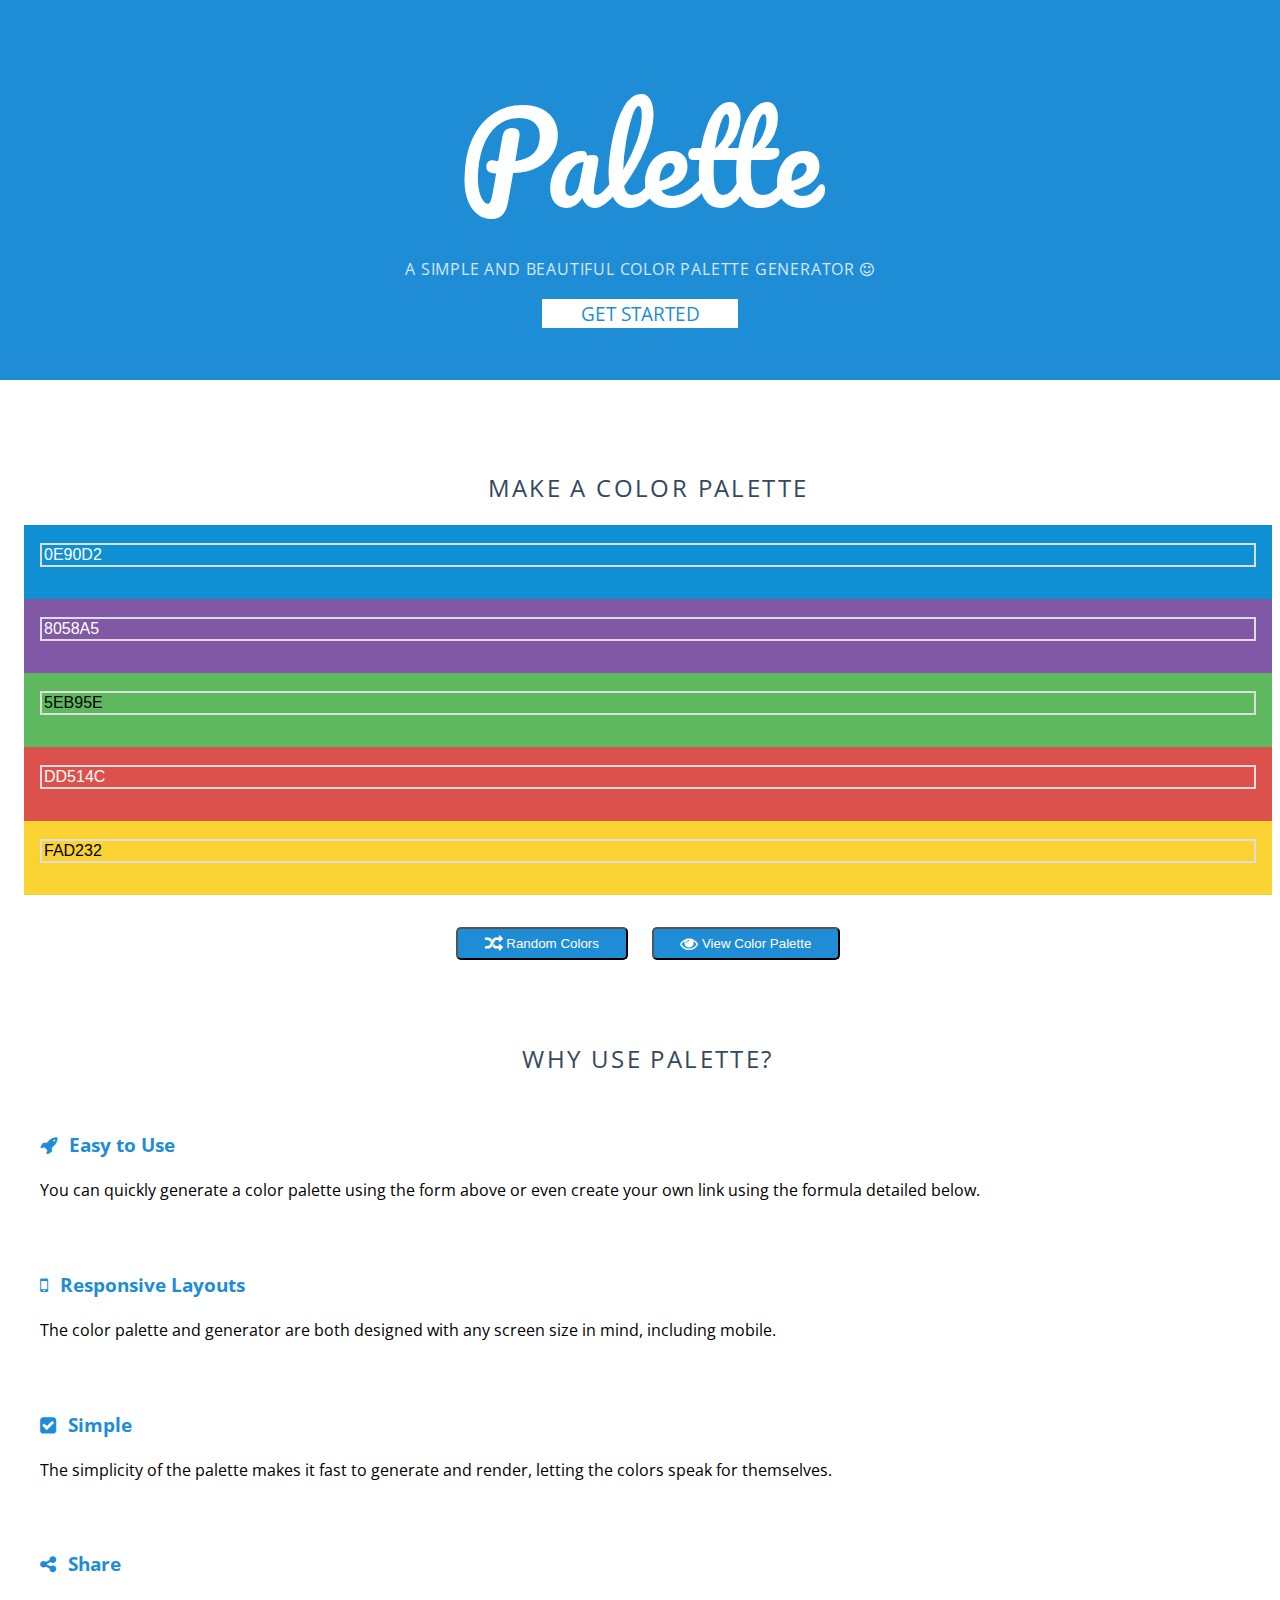
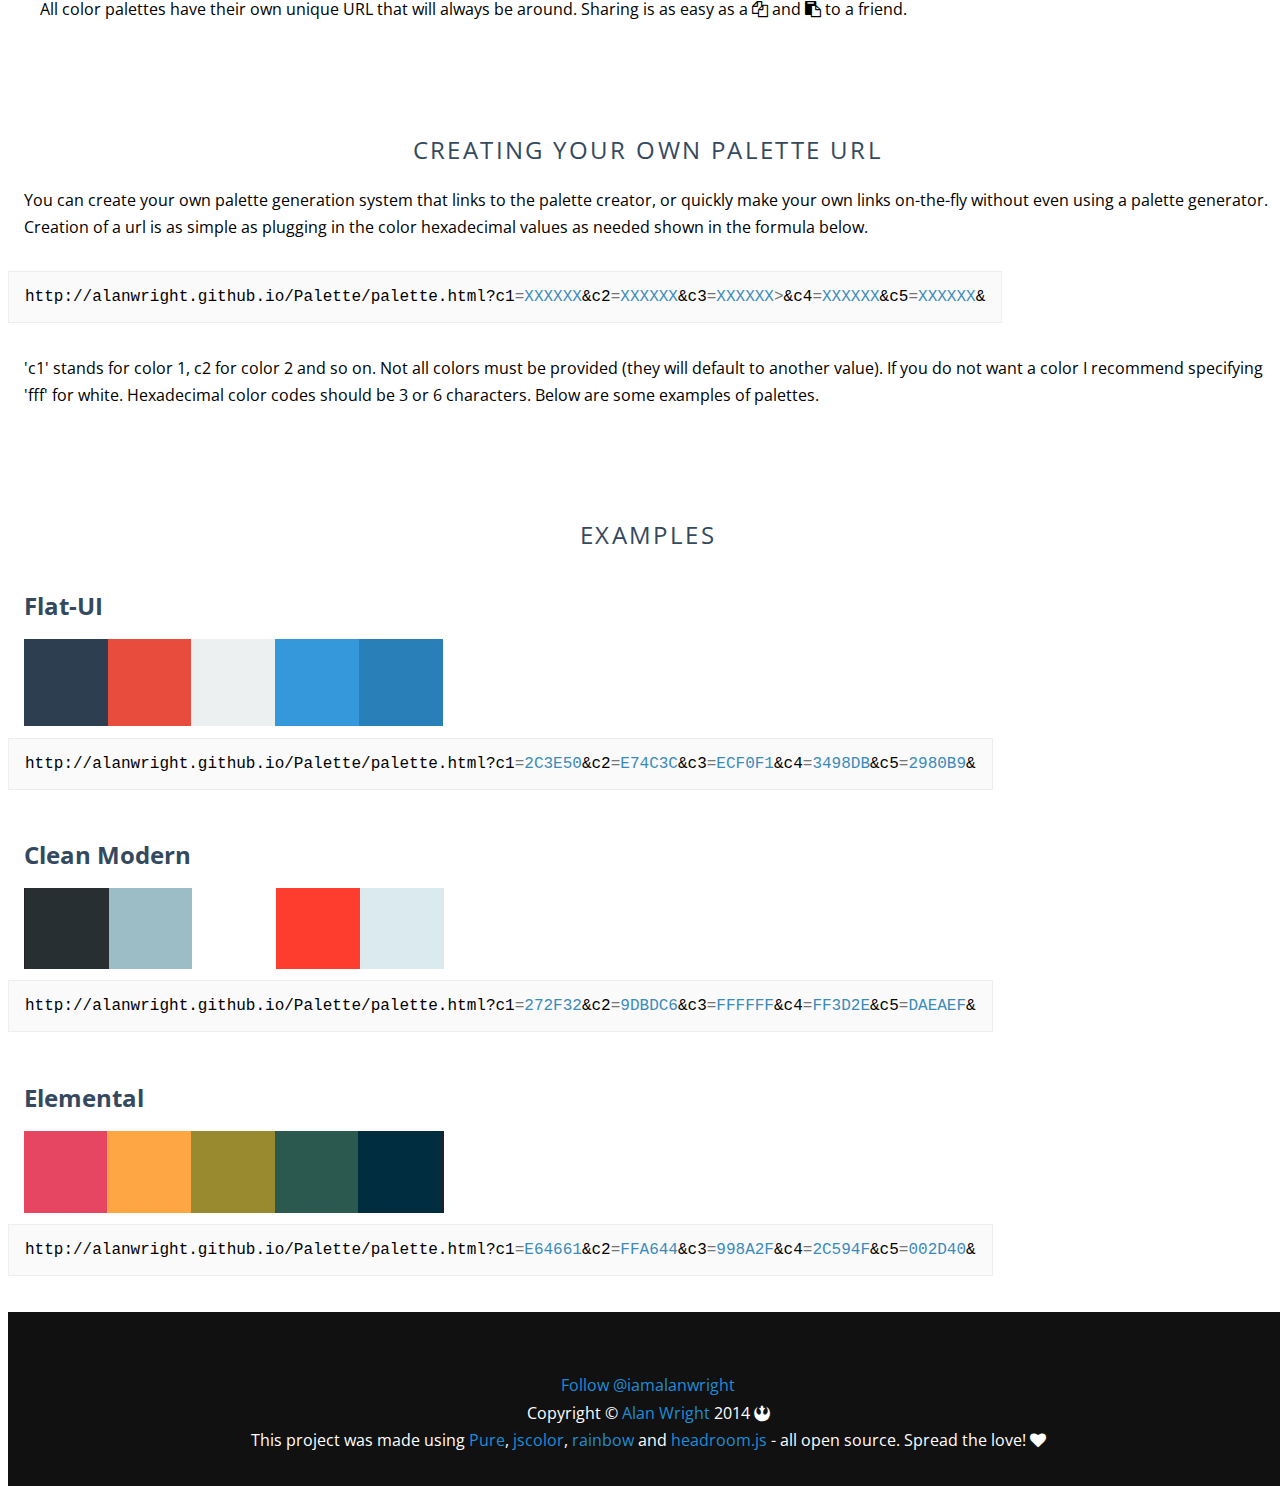
<file: index.html>
<!doctype html>
<html lang="en">
<head>
    <meta charset="utf-8">
    <meta name="viewport" content="width=device-width, initial-scale=1.0">
    <meta name="description" content="A simple color palette Generator">

    <title>Palette - A Simple Color Palette Generator</title>

    <link href='http://fonts.googleapis.com/css?family=Pacifico|Open+Sans' rel='stylesheet' type='text/css'>
    <link rel="stylesheet" href="http://yui.yahooapis.com/pure/0.5.0/pure-min.css">
    <link rel="stylesheet" href="css/rainbow-babyblue.css">

    <!--[if lte IE 8]>
      
        <link rel="stylesheet" href="http://yui.yahooapis.com/pure/0.5.0/grids-responsive-old-ie-min.css">
      
    <![endif]-->
    <!--[if gt IE 8]><!-->
      
        <link rel="stylesheet" href="http://yui.yahooapis.com/pure/0.5.0/grids-responsive-min.css">
      
    <!--<![endif]-->


    <!--[if lte IE 8]>
        <link rel="stylesheet" href="css/index-old-ie.css">
    <![endif]-->
    <!--[if gt IE 8]><!-->
        <link rel="stylesheet" href="css/index.css">
    <!--<![endif]-->
  
    <link rel="stylesheet" href="http://netdna.bootstrapcdn.com/font-awesome/4.1.0/css/font-awesome.css">
    <link href="img/favicon.ico" rel="icon" type="image/x-icon" />
</head>
<body>

    <header id="header" class="header header--fixed animated">
        <div class="home-menu pure-menu pure-menu-open pure-menu-horizontal pure-menu-fixed">
            <a class="cursive" href="">Palette</a>

            <ul>
                <li class="pure-menu-selected"><a href="#start">Create</a></li>
                <li><a href="#info">Info</a></li>
                <li><a href="#formula">Formula</a></li>
                <li><a href="#example">Examples</a></li>
            </ul>
        </div>
    </header>

    <div class="splash-container">
        <div class="splash">
            <h1 class="splash-head">Palette</h1>
            <p class="splash-subhead">
                A simple and beautiful color palette generator <i class="fa fa-smile-o"></i> 
            </p>
            <p>
                <a href="#start" class="pure-button pure-button-primary">Get Started</a>
            </p>
        </div>
    </div>

    <div class="content-wrapper">

        <div class="size-chart pure-g">
             
             <div class="content full">
                <h2 class="content-head is-center"><a id="start"></a>Make a Color Palette</h2>

                <div class="pure-g">
                    <div class="l-box pure-u-1 pure-u-md-1-2 pure-u-lg-1-5 color1">
                        <form class="pure-form pure-g">
                            <div class="pure-u-1-4 plzcenter">
                                <input class="pure-input-1 color" id="input1" type="text" placeholder="0e90d2" maxlength="6" onkeypress="return blockEnter()">
                            </div>
                        </form>
                    </div>
                    <div class="l-box pure-u-1 pure-u-md-1-2 pure-u-lg-1-5 color2">
                       <form class="pure-form pure-g">
                            <div class="pure-u-1-4 plzcenter">
                                <input class="pure-input-1 color" id="input2" type="text" placeholder="0e90d2" maxlength="6">
                            </div>
                        </form>
                    </div>
                    <div class="l-box pure-u-1 pure-u-md-1-2 pure-u-lg-1-5 color3">
                        <form class="pure-form pure-g">
                            <div class="pure-u-1-4 plzcenter">
                                <input class="pure-input-1 color" id="input3" type="text" placeholder="0e90d2" maxlength="6">
                            </div>
                        </form>
                    </div>
                    <div class="l-box pure-u-1 pure-u-md-1-2 pure-u-lg-1-5 color4">
                        <form class="pure-form pure-g">
                            <div class="pure-u-1-4 plzcenter">
                                <input class="pure-input-1 color" id="input4" type="text" placeholder="0e90d2" maxlength="6">
                            </div>
                        </form>
                    </div>
                    <div class="l-box pure-u-1 pure-u-md-1-2 pure-u-lg-1-5 color5">
                        <form class="pure-form pure-g">
                            <div class="pure-u-1-4 plzcenter">
                                <input class="pure-input-1 color" id="input5" type="text" placeholder="0e90d2" maxlength="6">
                            </div>
                        </form>
                    </div>
                </div>
                <br>
                <div style="text-align: center;">
                    <button type="submit" class="pure-button pure-button-primary plzcenter" id="random">
                        <i class="fa fa-random fa-lg"></i> 
                        Random Colors
                    </button>
                    <button type="submit" class="pure-button pure-button-primary plzcenter" id="create">
                        <i class="fa fa-eye fa-lg"></i> 
                        View Color Palette
                    </button>
                </div>
            </div>
        </div>

        <div class="size-chart pure-g">
             
             <div class="content">
                <h2 class="content-head is-center"><a id="info"></a>Why Use Palette?</h2>

                <div class="pure-g">
                    <div class="l-box pure-u-1 pure-u-md-1-2 pure-u-lg-1-4">

                        <h3 class="content-subhead">
                            <i class="fa fa-rocket"></i>
                            Easy to Use
                        </h3>
                        <p>
                            You can quickly generate a color palette using the form above or even create your own link using the formula detailed below.
                        </p>
                    </div>
                    <div class="l-box pure-u-1 pure-u-md-1-2 pure-u-lg-1-4">
                        <h3 class="content-subhead">
                            <i class="fa fa-mobile"></i>
                            Responsive Layouts
                        </h3>
                        <p>
                            The color palette and generator are both designed with any screen size in mind, including mobile.
                        </p>
                    </div>
                    <div class="l-box pure-u-1 pure-u-md-1-2 pure-u-lg-1-4">
                        <h3 class="content-subhead">
                            <i class="fa fa-check-square"></i>
                            Simple
                        </h3>
                        <p>
                            The simplicity of the palette makes it fast to generate and render, letting the colors speak for themselves. 
                        </p>
                    </div>
                    <div class="l-box pure-u-1 pure-u-md-1-2 pure-u-lg-1-4">
                        <h3 class="content-subhead">
                            <i class="fa fa-share-alt"></i> 
                            Share
                        </h3>
                        <p>
                            All color palettes have their own unique URL that will always be around. Sharing is as easy as a <i alt="copy" class="fa fa-copy"></i> and <i class="fa fa-paste"></i> to a friend.
                        </p>
                    </div>
                </div>
            </div>
        </div>

        <div class="content">
            <h2 class="content-head is-center"><a id="formula"></a>Creating Your Own Palette URL</h2>
            <div class="size-chart pure-g">
                 <div class="pure-u-1-5"></div>
                 <div class="pure-u-3-5">
                     <p>
                        You can create your own palette generation system that links to the palette creator, or quickly make your own links on-the-fly without even using a palette generator. Creation of a url is as simple as plugging in the color hexadecimal values as needed shown in the formula below.<br>
                        <br>
                        <div class="is-code-full">
                            <pre class="code code-wrap" data-language="html"><code>http://alanwright.github.io/Palette/palette.html?c1=XXXXXX&c2=XXXXXX&c3=XXXXXX>&c4=XXXXXX&c5=XXXXXX&</code></pre>
                        </div>
                        <br>
                        'c1' stands for color 1, c2 for color 2 and so on. Not all colors must be provided (they will default to another value). If you do not want a color I recommend specifying 'fff' for white. Hexadecimal color codes should be 3 or 6 characters. Below are some examples of palettes.
                    </p>
                </div>
                <div class="pure-u-1-5"></div>
            </div>
        </div>

        <div class="content">
            <h2 class="content-head is-center"><a id="example"></a>Examples</h2>
            <div class="size-chart pure-g">
                 <div class="pure-u-1-5"></div>
                 <div class="pure-u-3-5">
                     <p>
                        <h2>Flat-UI</h2>
                        <a href="palette.html?c1=2C3E50&c2=E74C3C&c3=ECF0F1&c4=3498DB&c5=2980B9&" target="_blank"><img class="pure-img" src="img/examples/flat-ui.png"></a>
                        <div class="is-code-full">
                            <pre class="code code-wrap" data-language="html"><code>http://alanwright.github.io/Palette/palette.html?c1=2C3E50&c2=E74C3C&c3=ECF0F1&c4=3498DB&c5=2980B9&</code></pre>
                        </div>
                        <br>
                        <h2>Clean Modern</h2>
                        <a href="palette.html?c1=272F32&c2=9DBDC6&c3=FFFFFF&c4=FF3D2E&c5=DAEAEF&" target="_blank"><img class="pure-img" src="img/examples/clean-modern.PNG"></a>
                        <div class="is-code-full">
                            <pre class="code code-wrap" data-language="html"><code>http://alanwright.github.io/Palette/palette.html?c1=272F32&c2=9DBDC6&c3=FFFFFF&c4=FF3D2E&c5=DAEAEF&</code></pre>
                        </div>
                        <br>
                        <h2>Elemental</h2>
                        <a href="palette.html?c1=E64661&c2=FFA644&c3=998A2F&c4=2C594F&c5=002D40&" target="_blank"><img class="pure-img" src="img/examples/elemental.PNG"></a>
                        <div class="is-code-full">
                            <pre class="code code-wrap" data-language="html"><code>http://alanwright.github.io/Palette/palette.html?c1=E64661&c2=FFA644&c3=998A2F&c4=2C594F&c5=002D40&</code></pre>
                        </div>
                    </p>
                </div>
                <div class="pure-u-1-5"></div>
            </div>
        </div>

        <div class="footer l-box is-center">
            <p>
                <iframe src="http://ghbtns.com/github-btn.html?user=alanwright&repo=Palette&type=fork"
    allowtransparency="true" frameborder="0" scrolling="0" width="62" height="20"></iframe>
                <iframe src="http://ghbtns.com/github-btn.html?user=alanwright&repo=Palette&type=watch"
    allowtransparency="true" frameborder="0" scrolling="0" width="62" height="20"></iframe><br>
                <a href="https://twitter.com/iamalanwright" class="twitter-follow-button" data-show-count="false">Follow @iamalanwright</a>
    <script>!function(d,s,id){var js,fjs=d.getElementsByTagName(s)[0],p=/^http:/.test(d.location)?'http':'https';if(!d.getElementById(id)){js=d.createElement(s);js.id=id;js.src=p+'://platform.twitter.com/widgets.js';fjs.parentNode.insertBefore(js,fjs);}}(document, 'script', 'twitter-wjs');</script><br>
            Copyright &copy; <a href="http://www.wrightlyso.com" target="_blank">Alan Wright</a> 2014 <i class="fa fa-rebel"></i> <br>
            This project was made using <a href="http://purecss.io" target="_blank">Pure</a>, <a href="https://github.com/odvarko/jscolor" target="_blank">jscolor</a>, <a href="https://github.com/ccampbell/rainbow" target="_blank">rainbow</a> and <a href="http://wicky.nillia.ms/headroom.js/" target="_blank">headroom.js</a> - all open source. Spread the love! <i class="fa fa-heart"></i>
            </p>
        </div>

    <script type="text/javascript" src="js/jscolor/jscolor.js"></script>
    <script src="https://ajax.googleapis.com/ajax/libs/jquery/1.11.0/jquery.min.js"></script>
    <script type="text/javascript" src="js/headroom.min.js"></script>
    <script type="text/javascript" src="js/jQuery.headroom.min.js"></script>
    <script type="text/javascript" src="js/index-main.js"></script>
    <script type="text/javascript" src="js/rainbow-custom.min.js"></script>
</body>
</html>
</file>
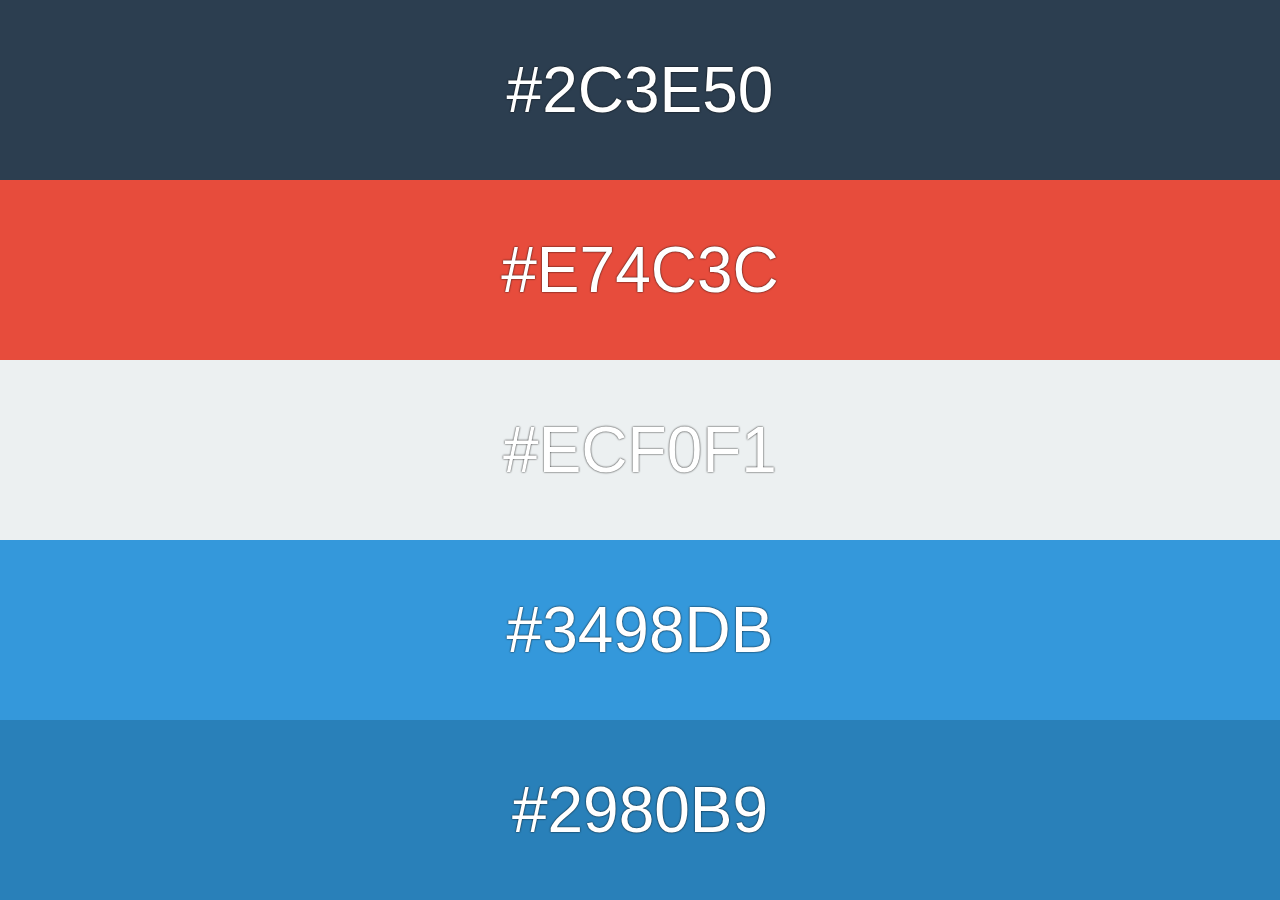
<file: palette.html>
<!DOCTYPE html>
<html lang="en">
  <head>
    <meta charset="utf-8">
    <meta http-equiv="X-UA-Compatible" content="IE=edge">
    <meta name="viewport" content="width=device-width, initial-scale=1">
    <meta name="description" content="">
    <meta name="author" content="">
    <!--<link rel="shortcut icon" href="../../assets/ico/favicon.ico">-->

    <title>Color Palette</title>

    <!-- Custom styles for this template -->
    <link href="css/palette.css" rel="stylesheet">
  </head>

  <body>
    <div class="color1">
      <div class="inner">
        <div id="hex1">
          #2C3E50
        </div>
      </div>
    </div>

    <div class="color2">
      <div class="inner">
        <div id="hex2">
          #E74C3C
        </div>
      </div>
    </div>

    <div class="color3">
      <div class="inner">
        <div id="hex3">
          #ECF0F1
        </div>
      </div>
    </div>

    <div class="color4">
      <div class="inner">
        <div id="hex4">
          #3498DB
        </div>
      </div>
    </div>

    <div class="color5">
      <div class="inner">
        <div id="hex5">
          #2980B9
        </div>
      </div>
    </div>
    
    <hr>

    <footer>
      <p>&copy; Company 2014</p>
    </footer>

    <script src="https://ajax.googleapis.com/ajax/libs/jquery/1.11.0/jquery.min.js"></script>
    <script src="js/palette-main.js"></script>
  </body>
</html>
</file>
<file: css/rainbow-babyblue.css>
/**
 * Baby Blue theme for RainbowJS
 *
 * @author tilomitra
 */

pre .comment {
    color: #999;
}

pre .tag,
pre .tag-name,
pre .support.tag-name {
    color: rgb(85, 85, 85);
}

pre .keyword,
pre .css-property,
pre .vendor-prefix,
pre .sass,
pre .class,
pre .id,
pre .css-value,
pre .entity.function,
pre .storage.function {
    font-weight: bold;
}

pre .css-property,
pre .css-value,
pre .vendor-prefix,
pre .support.namespace {
    color: #333;
}

pre .constant.numeric,
pre .keyword.unit,
pre .hex-color {
    font-weight: normal;
    color: #099;
}

pre .attribute,
pre .variable,
pre .support {
    color:  #757575; /* skinbuilder block-page-text-normal with #1f8dd6 as primary */
}

pre .string,
pre .support.value  {
    font-weight: normal;
    color: #3b8bba; /* skinbuilder block-mine-text-low with #1f8dd6 as primary */
}
</file>
<file: css/index-old-ie.css>
* {
    -webkit-box-sizing: border-box;
    -moz-box-sizing: border-box;
    box-sizing: border-box;
}

/*
 * -- BASE STYLES --
 * Most of these are inherited from Base, but I want to change a few.
 */

body {
    line-height: 1.7em;
    color: #7f8c8d;
    font-size: 13px;
}

h1,
h2,
h3,
h4,
h5,
h6,
label {
    color: #34495e;
}

.pure-img-responsive {
    max-width: 100%;
    height: auto;
}

/*
 * -- LAYOUT STYLES --
 * These are some useful classes which I will need
 */

.l-box {
    padding: 1em;
}

.l-box-lrg {
    padding: 2em;
    border-bottom: 1px solid rgba(0,0,0,0.1);
}

.is-center {
    text-align: center;
}

/*
 * -- PURE FORM STYLES --
 * Style the form inputs and labels
 */

.pure-form label {
    margin: 1em 0 0;
    font-weight: bold;
    font-size: 100%;
}

.pure-form input[type] {
    border: 2px solid #ddd;
    box-shadow: none;
    font-size: 100%;
    width: 100%;
    margin-bottom: 1em;
}

/*
 * -- PURE BUTTON STYLES --
 * I want my pure-button elements to look a little different
 */

.pure-button {
    background-color: #1f8dd6;
    color: white;
    padding: 0.5em 2em;
    border-radius: 5px;
}

a.pure-button-primary {
    background: white;
    color: #1f8dd6;
    border-radius: 5px;
    font-size: 120%;
}

/*
 * -- MENU STYLES --
 * I want to customize how my .pure-menu looks at the top of the page
 */

.home-menu {
    padding: 0.5em;
    text-align: center;
    box-shadow: 0 1px 1px rgba(0,0,0, 0.10);
}

.home-menu.pure-menu-open {
    background: #2d3e50;
}

.pure-menu.pure-menu-open.pure-menu-fixed {
    /* Fixed menus normally have a border at the bottom. */
    border-bottom: none;
    /* I need a higher z-index here because of the scroll-over effect. */
    z-index: 4;
}

.home-menu .pure-menu-heading {
    color: white;
    font-weight: 400;
    font-size: 120%;
}

.home-menu .pure-menu-selected a {
    color: white;
}

.home-menu a {
    color: #6FBEF3;
}

.home-menu li a:hover,
.home-menu li a:focus {
    background: none;
    border: none;
    color: #AECFE5;
}

/*
 * -- SPLASH STYLES --
 * This is the blue top section that appears on the page.
 */

.splash-container {
    background: #1f8dd6;
    z-index: 1;
    overflow: hidden;
    /* The following styles are required for the "scroll-over" effect */
    width: 100%;
    height: 88%;
    top: 0;
    left: 0;
    position: fixed !important;
}

.splash {
    /* absolute center .splash within .splash-container */
    width: 80%;
    height: 50%;
    margin: auto;
    position: absolute;
    top: 100px;
    left: 0;
    bottom: 0;
    right: 0;
    text-align: center;
    text-transform: uppercase;
}

/* This is the main heading that appears on the blue section */

.splash-head {
    font-size: 20px;
    font-weight: bold;
    color: white;
    border: 3px solid white;
    padding: 1em 1.6em;
    font-weight: 100;
    border-radius: 5px;
    line-height: 1em;
}

/* This is the subheading that appears on the blue section */

.splash-subhead {
    color: white;
    letter-spacing: 0.05em;
    opacity: 0.8;
}

/*
 * -- CONTENT STYLES --
 * This represents the content area (everything below the blue section)
 */

.content-wrapper {
    /* These styles are required for the "scroll-over" effect */
    position: absolute;
    top: 87%;
    width: 100%;
    min-height: 12%;
    z-index: 2;
    background: white;
}

/* This is the class used for the main content headers (<h2>) */

.content-head {
    font-weight: 400;
    text-transform: uppercase;
    letter-spacing: 0.1em;
    margin: 2em 0 1em;
}

/* This is a modifier class used when the content-head is inside a ribbon */

.content-head-ribbon {
    color: white;
}

/* This is the class used for the content sub-headers (<h3>) */

.content-subhead {
    color: #1f8dd6;
}

.content-subhead i {
    margin-right: 7px;
}

/* This is the class used for the dark-background areas. */

.ribbon {
    background: #2d3e50;
    color: #aaa;
}

/* This is the class used for the footer */

.footer {
    background: #111;
}

/*
 * -- TABLET (AND UP) MEDIA QUERIES --
 * On tablets and other medium-sized devices, we want to customize some
 * of the mobile styles.
 */

/* We increase the body font size */

body {
    font-size: 16px;
}

/* We want to give the content area some more padding */

.content {
    padding: 1em;
}

/* We can align the menu header to the left, but float the
    menu items to the right. */

.home-menu {
    text-align: left;
}

.home-menu ul {
    float: right;
}

/* We increase the height of the splash-container */

/*    .splash-container {
        height: 500px;
    }*/

/* We decrease the width of the .splash, since we have more width
    to work with */

.splash {
    width: 50%;
    height: 50%;
}

.splash-head {
    font-size: 250%;
}

/* We remove the border-separator assigned to .l-box-lrg */

.l-box-lrg {
    border: none;
}

/*
 * -- DESKTOP (AND UP) MEDIA QUERIES --
 * On desktops and other large devices, we want to over-ride some
 * of the mobile and tablet styles.
 */
</file>
<file: css/index.css>
* {
    -webkit-box-sizing: border-box;
    -moz-box-sizing: border-box;
    box-sizing: border-box;
}

/*
 * -- BASE STYLES --
 * Most of these are inherited from Base, but I want to change a few.
 */
body {
    line-height: 1.7em;
    color: ##526066;
    font-size: 13px;
    font-family: 'Open Sans', sans-serif;
}

p {
    font-family: 'Open Sans', sans-serif;
    overflow: auto;
}

p ul {
    overflow: auto;
}
a {
    color: #1f8dd6;
    text-decoration: none;
}

a:hover {
    text-decoration: underline;
}

code {
    background: rgb(250, 250, 250);
    margin-left: -1em;
    margin-right: -1em;
    padding: 1em;
    border: 1px solid #eee;
    overflow-x: auto;
    -webkit-overflow-scrolling: touch;
}

h1,
h2,
h3,
h4,
h5,
h6,
label {
    color: #34495e;
}

.full {
    width: 100%;
}

.plzcenter {
    margin: 0 auto;
}

.color {
    min-width: 85px;
}

.color1 {
    background-color: #0e90d2;
    height:10%;
}

.color2 {
    background-color: #8058A5;
}

.color3 {
    background-color: #5eb95e;
}

.color4 {
    background-color: #dd514c;
}

.color5 {
    background-color: #FAD232;
}

.cursive {
    font-family: 'Pacifico', Helvetica, Arial;
    text-transform: none;
    display: inline-block;
    zoom: 1;
    margin: 0;
    vertical-align: middle;
    color: #fff;
    font-size: 140%;
}

.pure-img-responsive {
    max-width: 100%;
    height: auto;
}

/*
 * -- LAYOUT STYLES --
 * These are some useful classes which I will need
 */
.l-box {
    padding: 1em;
}

.l-box-lrg {
    padding: 2em;
    border-bottom: 1px solid rgba(0,0,0,0.1);
}

.is-center {
    text-align: center;
}



/*
 * -- PURE FORM STYLES --
 * Style the form inputs and labels
 */
.pure-form label {
    margin: 1em 0 0;
    font-weight: bold;
    font-size: 100%;
}

.pure-form input[type] {
    border: 2px solid #ddd;
    box-shadow: none;
    font-size: 100%;
    width: 100%;
    margin-bottom: 1em;
}

/*
 * -- PURE BUTTON STYLES --
 * I want my pure-button elements to look a little different
 */
.pure-button {
    background-color: #1f8dd6;
    color: white;
    padding: 0.5em 2em;
    border-radius: 5px;
    overflow: hidden;
    margin: 5px 10px;
}

a.pure-button-primary {
    background: white;
    color: #1f8dd6;
    border-radius: 5px;
    font-size: 120%;
}

a.pure-button-primary:hover {
    text-decoration: none;
}


/*
 * -- MENU STYLES --
 * I want to customize how my .pure-menu looks at the top of the page
 */

.home-menu {
    padding: 0.5em;
    text-align: center;
    box-shadow: 0 1px 1px rgba(0,0,0, 0.10);
}
.home-menu.pure-menu-open {
    background: #2d3e50;
}
.pure-menu.pure-menu-open.pure-menu-fixed {
    /* Fixed menus normally have a border at the bottom. */
    border-bottom: none;
    /* I need a higher z-index here because of the scroll-over effect. */
    z-index: 4;
}

.home-menu .pure-menu-heading {
    color: white;
    font-weight: 400;
    font-size: 120%;
}

.home-menu .pure-menu-selected a {
    color: white;
}

.home-menu a {
    color: #fff;
    padding: 2.5px 20px;
    display: inline-block;
}
.home-menu li a:hover,
.home-menu li a:focus {
    background: none;
    border: none;
    color: #AECFE5;
}


/*
 * -- SPLASH STYLES --
 * This is the blue top section that appears on the page.
 */

.splash-container {
    background: #1f8dd6;
    z-index: 1;
    overflow: hidden;
    /* The following styles are required for the "scroll-over" effect */
    width: 100%;
    height: 380px;
    min-height: 250px;
    top: 0;
    left: 0;
    position: fixed !important;
}

.splash {
    /* absolute center .splash within .splash-container */
    width: 80%;
    height: 80%;
    margin: auto;
    position: absolute;
    left: 0; bottom: 0; right: 0;
    text-align: center;
    text-transform: uppercase;
}

/* This is the main heading that appears on the blue section */
.splash-head {
    font-size: 80px;
    font-weight: normal;
    color: white;
    line-height: 1em;
    font-family: 'Pacifico', Helvetica, Arial;
    text-transform: none;
    margin-top: 20px;
    margin-bottom: 40px;
}

/* This is the subheading that appears on the blue section */
.splash-subhead {
    color: white;
    letter-spacing: 0.05em;
    opacity: 0.8;
}

/*
 * -- CONTENT STYLES --
 * This represents the content area (everything below the blue section)
 */
.content-wrapper {
    /* These styles are required for the "scroll-over" effect */
    position: absolute;
    top: 410px;
    width: 100%;
    min-height: 12%;
    z-index: 2;
    background: white;

}

/* This is the class used for the main content headers (<h2>) */
.content-head {
    font-weight: 400;
    text-transform: uppercase;
    letter-spacing: 0.1em;
    margin: 2em 0 1em;
}

/* This is a modifier class used when the content-head is inside a ribbon */
.content-head-ribbon {
    color: white;
}

/* This is the class used for the content sub-headers (<h3>) */
.content-subhead {
    color: #1f8dd6;
    font-family: 'Open Sans', sans-serif;
}
    .content-subhead i {
        margin-right: 7px;
    }

/* This is the class used for the dark-background areas. */
.ribbon {
    background: #2d3e50;
    color: #aaa;
}

/* This is the class used for the footer */
.footer {
    background: #111;
    color: #fff;
}

/*
 * -- TABLET (AND UP) MEDIA QUERIES --
 * On tablets and other medium-sized devices, we want to customize some
 * of the mobile styles.
 */
@media (min-width: 48em) {

    /* We increase the body font size */
    body {
        font-size: 16px;
    }
    /* We want to give the content area some more padding */
    .content {
        padding: 1em;
    }

    /* We can align the menu header to the left, but float the
    menu items to the right. */
    .home-menu {
        text-align: left;
    }
        .home-menu ul {
            float: right;
        }

    /* We increase the height of the splash-container */
/*    .splash-container {
        height: 500px;
    }*/

    /* We decrease the width of the .splash, since we have more width
    to work with */
    .splash {
        width: 50%;
        height: 80%;
    }

    .splash-head {
        font-size: 120px;
    }


    /* We remove the border-separator assigned to .l-box-lrg */
    .l-box-lrg {
        border: none;
    }

}

/*
 * -- DESKTOP (AND UP) MEDIA QUERIES --
 * On desktops and other large devices, we want to over-ride some
 * of the mobile and tablet styles.
 */
@media (min-width: 1000px) {
    /* We increase the header font size even more */
    .splash-head {
        font-size: 120px;
    }
}

.headroom--pinned {
    display: block;
}
.headroom--unpinned {
    display: none;
}
</file>
<file: css/palette.css>
.body {
	width: 100%;
	height: 100%;
	overflow: hidden; 
}

.color1 {
	position: absolute;
	left: 0;
	top: 0%;
	min-height: 20%;
	background-color: #2C3E50;
	width:100%;
	display: table;
	text-align: center;
	color: #fff;
	font-size: 400%;
	font-family: "HelveticaNeue-Light", "Helvetica Neue Light", "Helvetica Neue", Helvetica, Arial, "Lucida Grande", sans-serif; 
  	text-shadow: 0 0 2px #000;
  	-moz-text-shadow: 0 0 2px #000;
  	-webkit-text-shadow: 0 0 2px #000;
   	font-weight: 300; 
}

.color2 {
	position: absolute;
	left: 0;
	top: 20%;
	min-height: 20%;
	background-color: #E74C3C;
	width:100%;
	display: table;
	text-align: center;
	color: #fff;
	font-size: 400%;
	font-family: "HelveticaNeue-Light", "Helvetica Neue Light", "Helvetica Neue", Helvetica, Arial, "Lucida Grande", sans-serif; 
	text-shadow: 0 0 2px #000;
  	-moz-text-shadow: 0 0 2px #000;
  	-webkit-text-shadow: 0 0 2px #000;
   	font-weight: 300; 
}

.color3 {
	position: absolute;
	left: 0;
	top: 40%;
	min-height: 20%;
	background-color: #ECF0F1;
	width:100%;
	display: table;
	text-align: center;
	color: #fff;
	font-size: 400%;
	font-family: "HelveticaNeue-Light", "Helvetica Neue Light", "Helvetica Neue", Helvetica, Arial, "Lucida Grande", sans-serif; 
	text-shadow: 0 0 2px #000;
  	-moz-text-shadow: 0 0 2px #000;
  	-webkit-text-shadow: 0 0 2px #000;
   	font-weight: 300; 
}

.color4 {
	position: absolute;
	left: 0;
	top: 60%;
	min-height: 20%;
	background-color: #3498DB;
	width:100%;
	display: table;
	text-align: center;
	color: #fff;
	font-size: 400%;
	font-family: "HelveticaNeue-Light", "Helvetica Neue Light", "Helvetica Neue", Helvetica, Arial, "Lucida Grande", sans-serif; 
	text-shadow: 0 0 2px #000;
  	-moz-text-shadow: 0 0 2px #000;
  	-webkit-text-shadow: 0 0 2px #000;
   	font-weight: 300; 
}

.color5 {
	position: absolute;
	left: 0;
	top: 80%;
	min-height: 20%;
	background-color: #2980B9;
	width:100%;
	display: table;
	text-align: center;
	color: #fff;
	font-size: 400%;
	font-family: "HelveticaNeue-Light", "Helvetica Neue Light", "Helvetica Neue", Helvetica, Arial, "Lucida Grande", sans-serif; 
	text-shadow: 0 0 2px #000;
  	-moz-text-shadow: 0 0 2px #000;
  	-webkit-text-shadow: 0 0 2px #000;
   	font-weight: 300; 
}

.inner {
	display: table-cell;
	vertical-align: middle;
}
</file>
